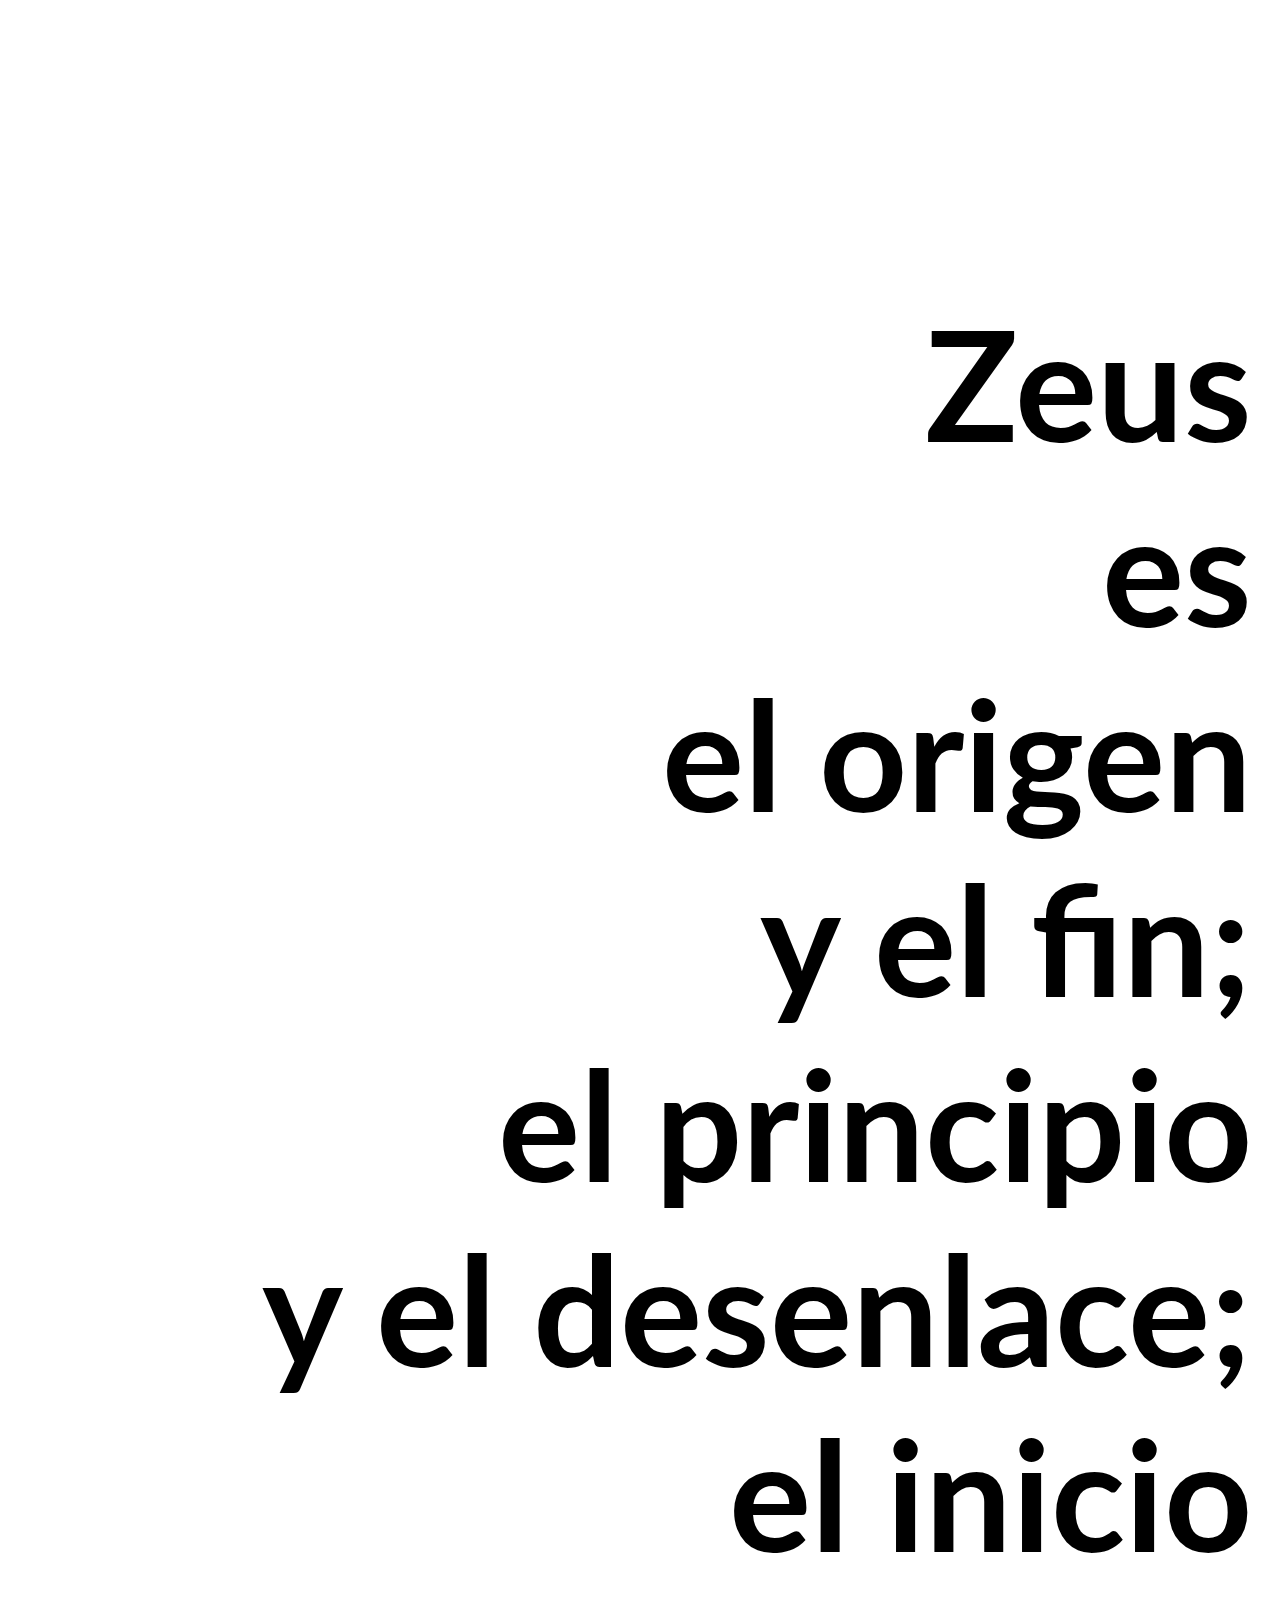
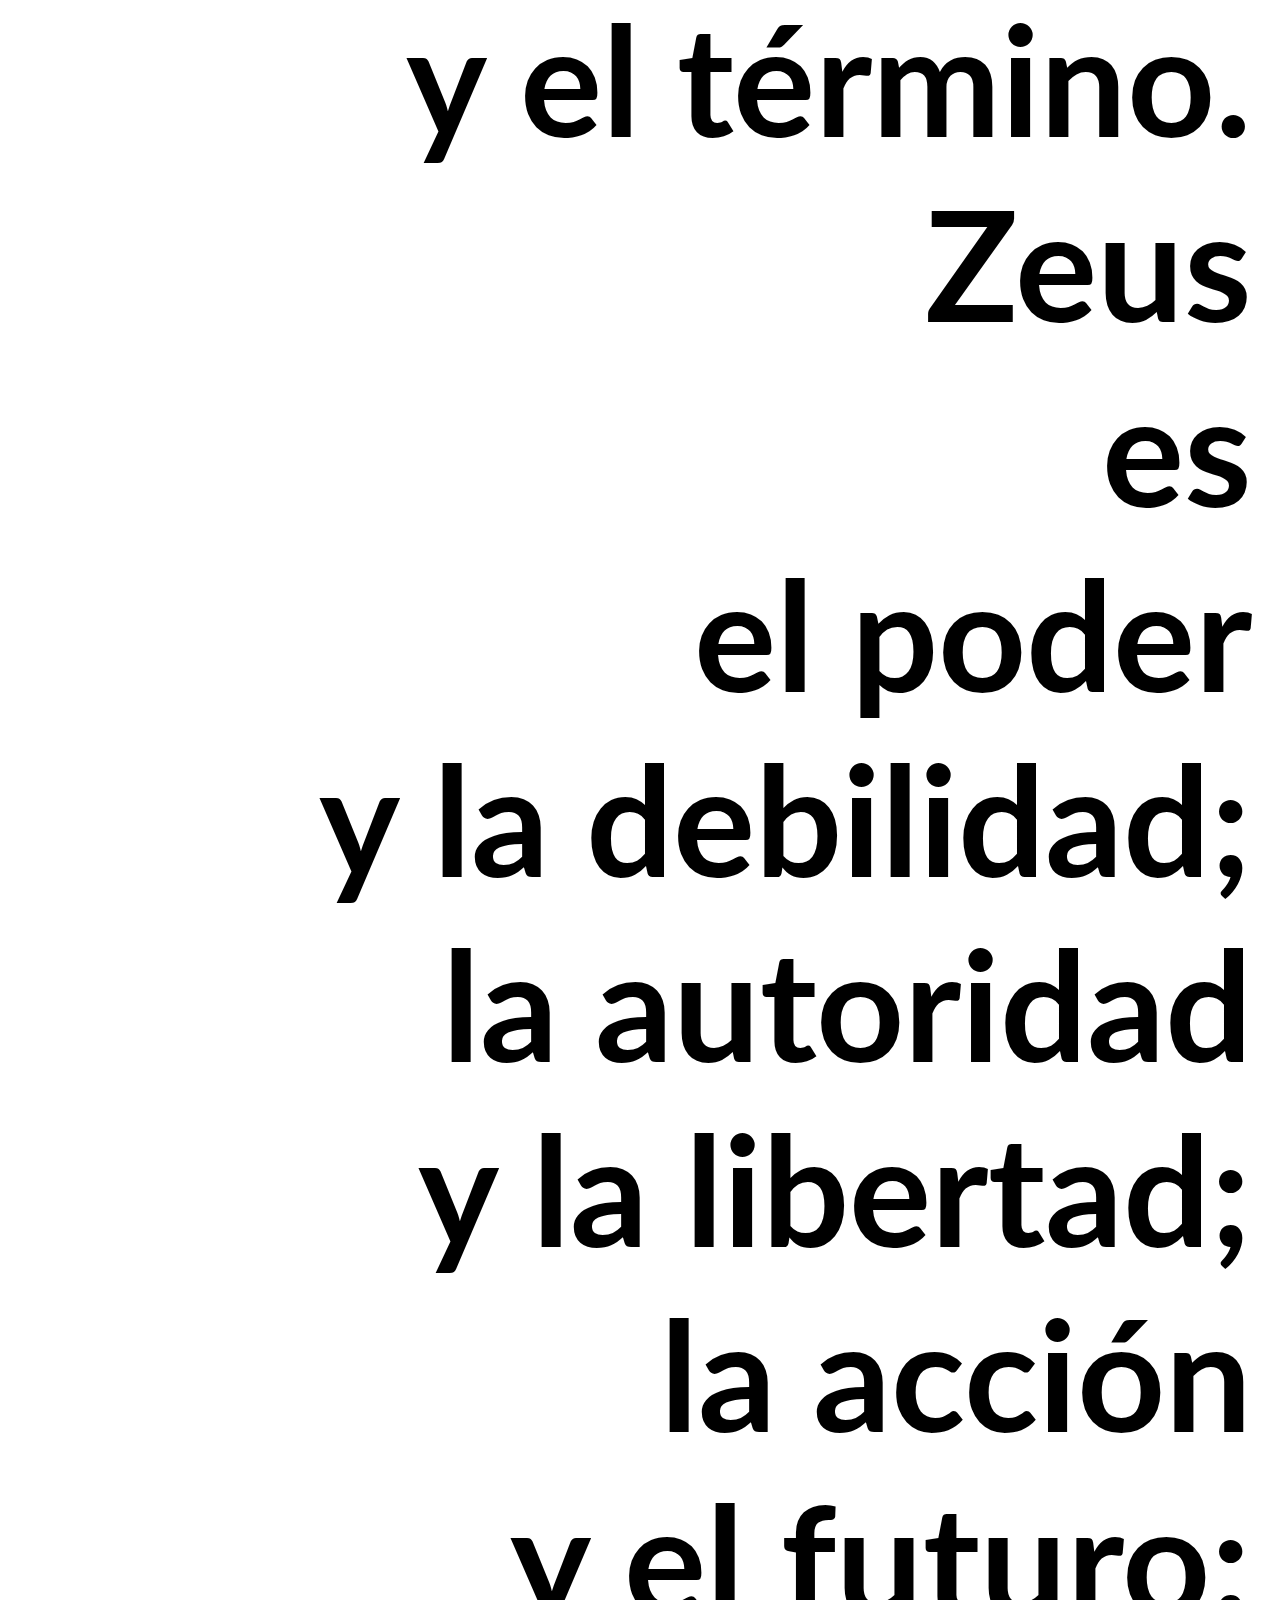
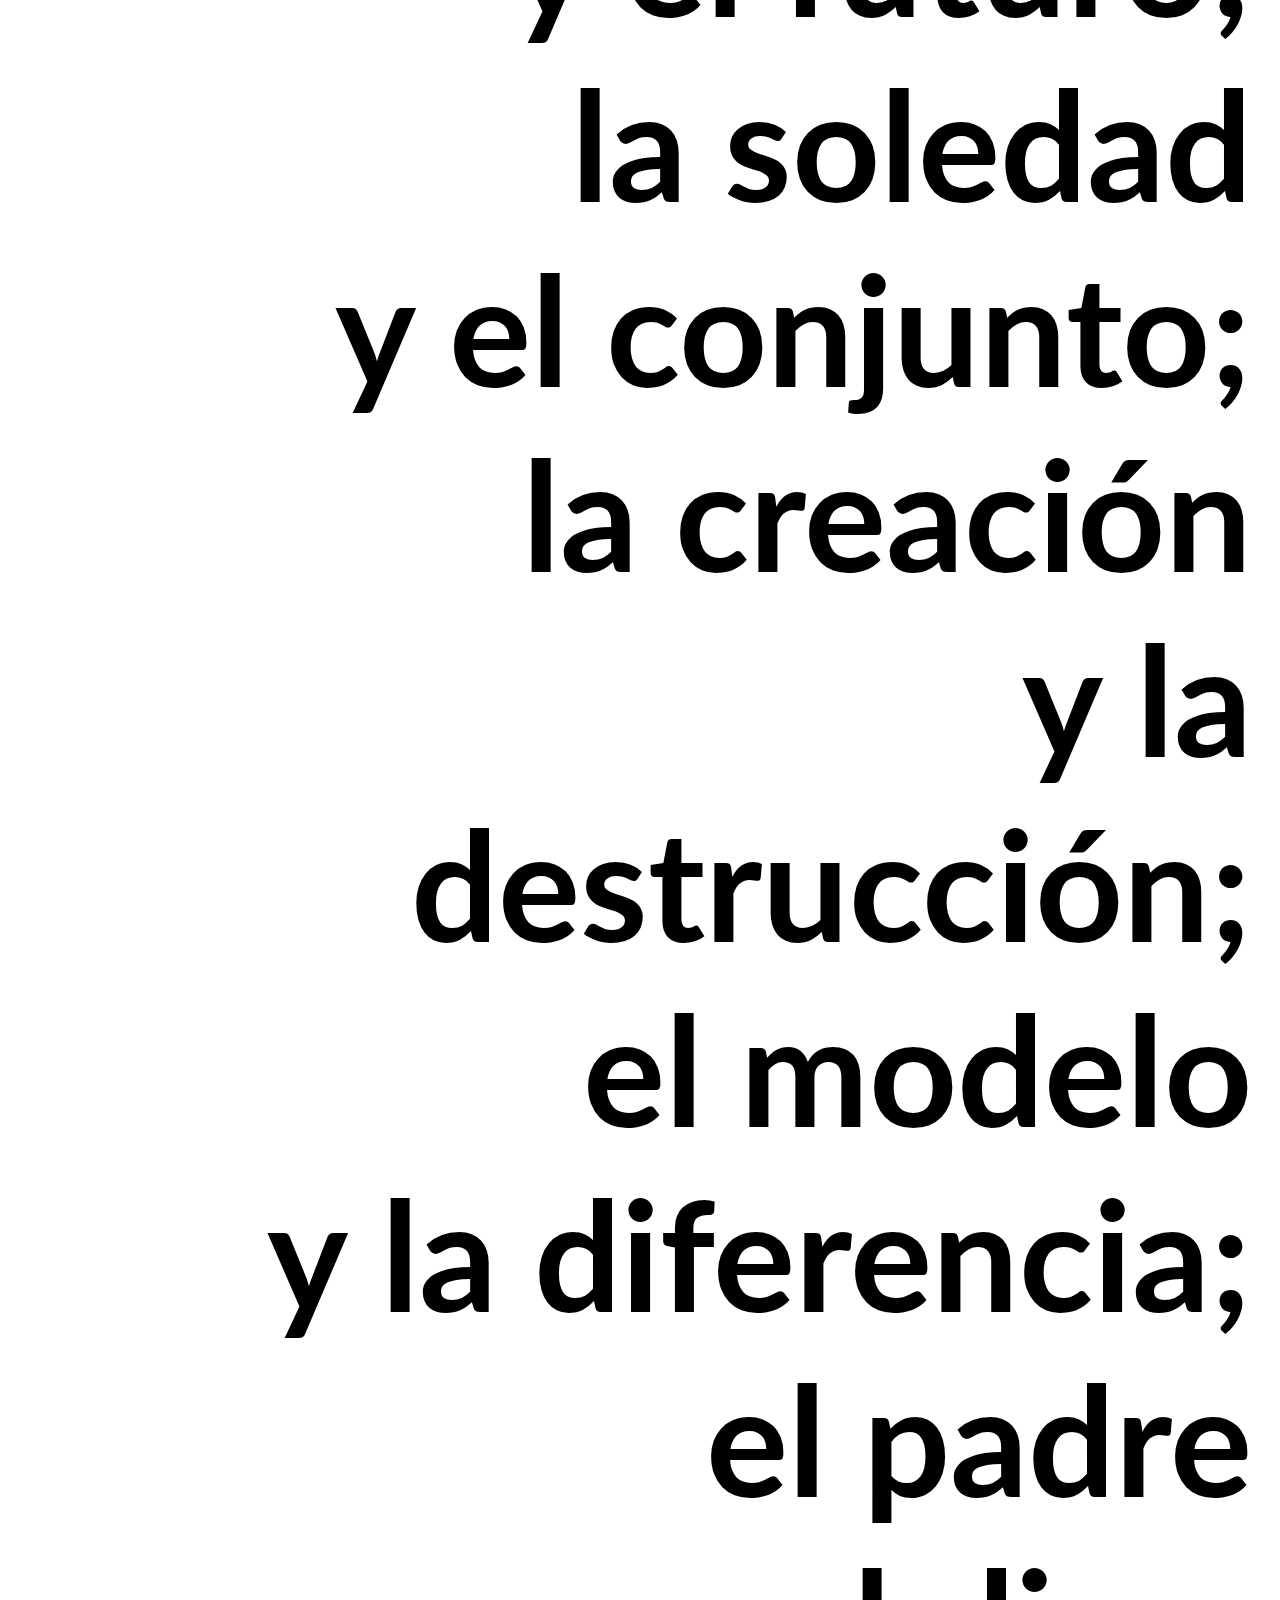
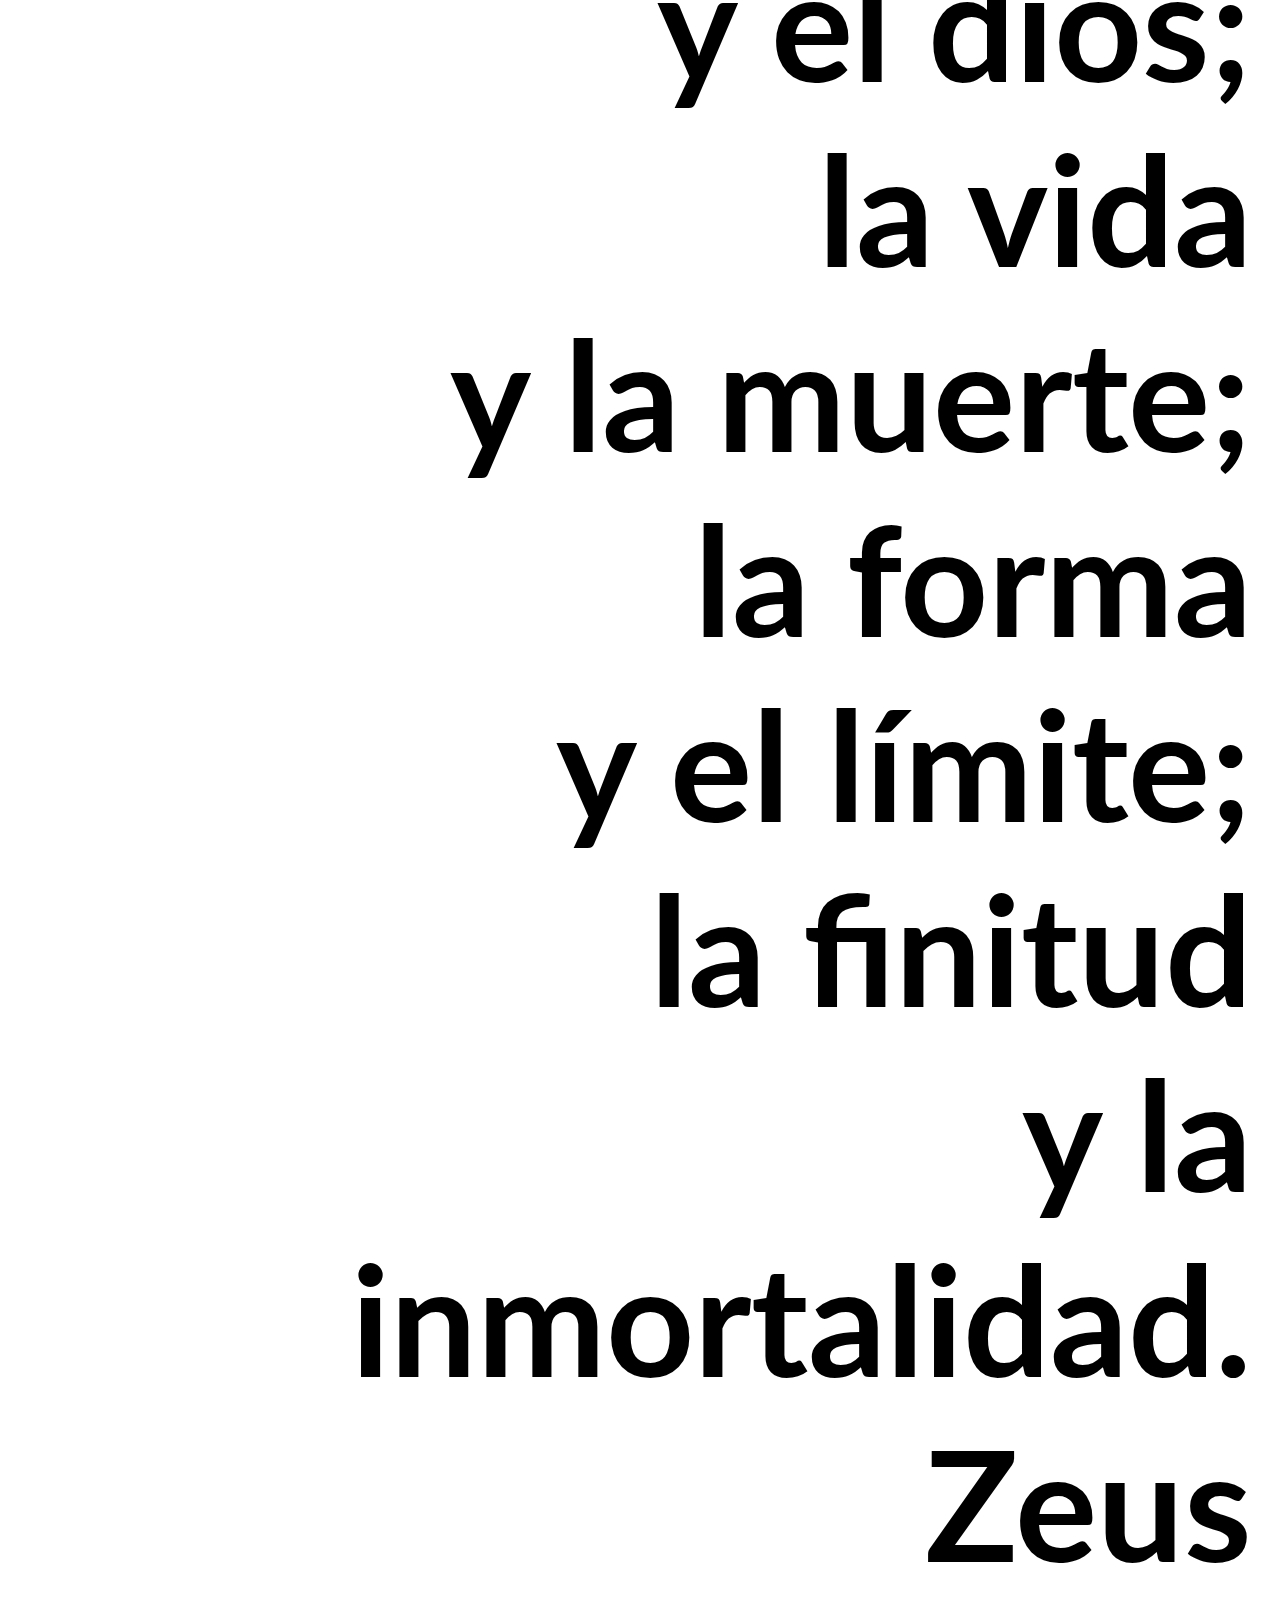
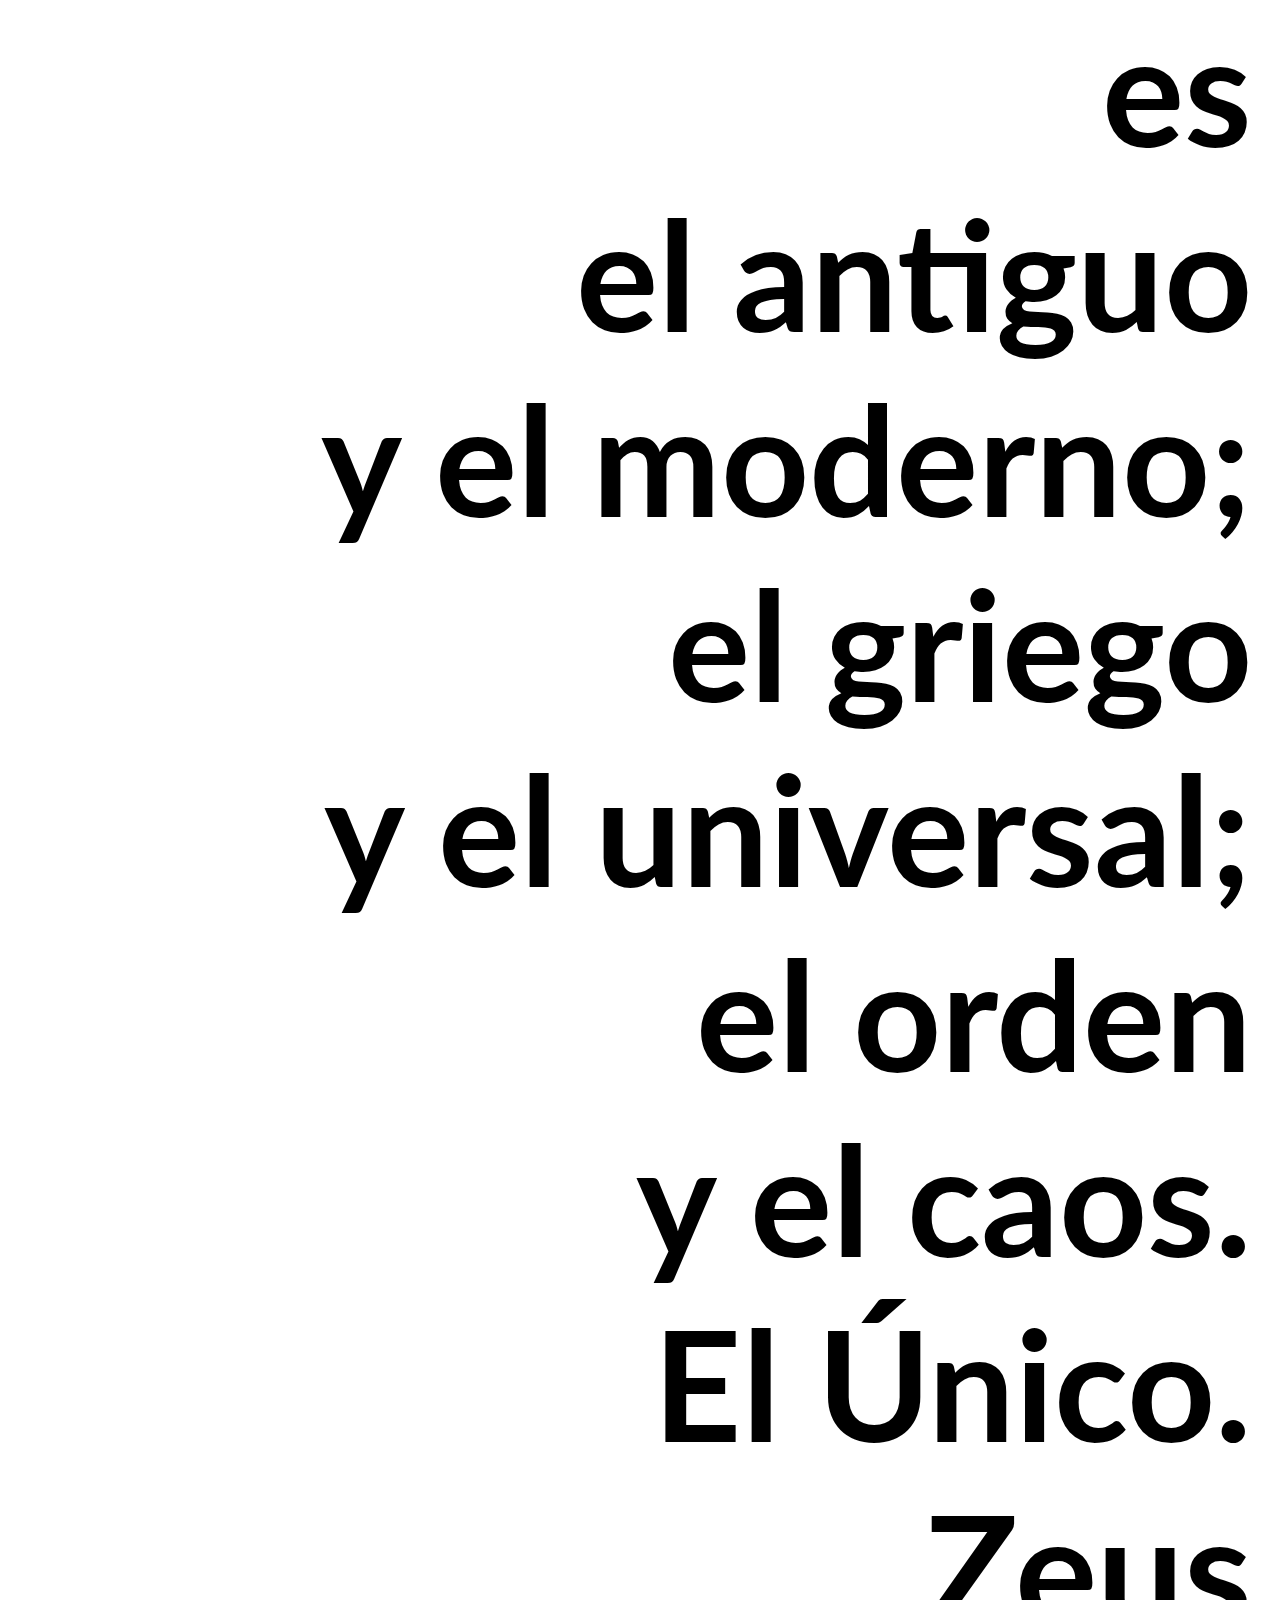
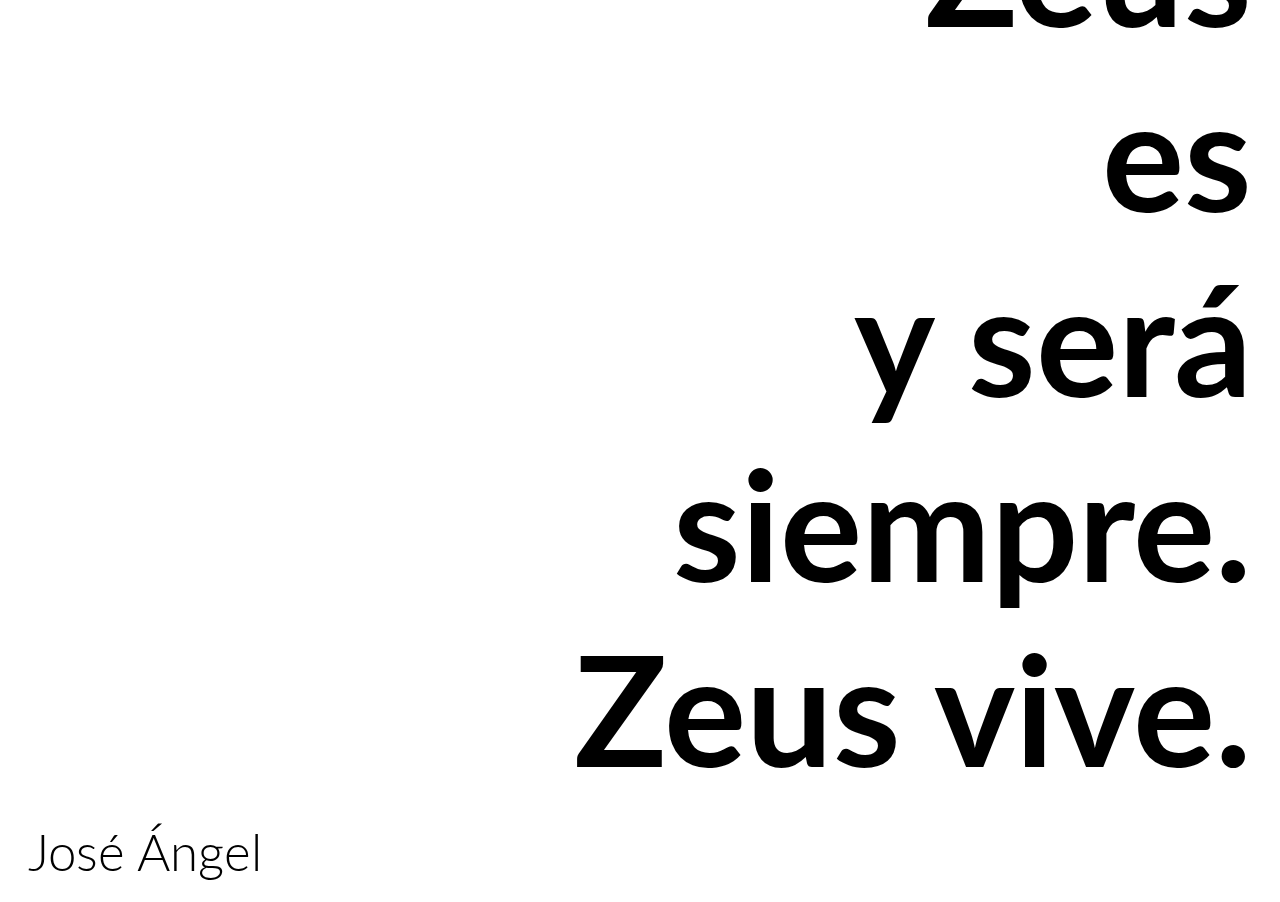
<file: index.html>
<!DOCTYPE html>
<html lang="es">
<head>
  
  <meta charset="UTF-8">
  <meta name="viewport" content="width=device-width, initial-scale=1.0">
  <title>Zeus</title>
  <link href="https://fonts.googleapis.com/css?family=Lato" rel="stylesheet">
  <link rel="stylesheet" href="style.css">
  
</head>

<body>

  <div class='main'>
    <p>Zeus</p>
    <p>es</p>
    <p>el origen</p>
    <p>y el fin;</p>
    <p>el principio</p>
    <p>y el desenlace;</p>
    <p>el inicio</p>
    <p>y el término.</p>
    <p>Zeus</p>
    <p>es</p>
    <p>el poder</p>
    <p>y la debilidad;</p>
    <p>la autoridad</p>
    <p>y la libertad;</p>
    <p>la acción</p>
    <p>y el futuro;</p>
    <p>la soledad</p>
    <p>y el conjunto;</p>
    <p>la creación</p>
    <p>y la destrucción;</p>
    <p>el modelo</p>
    <p>y la diferencia;</p>
    <p>el padre</p>
    <p>y el dios;</p>
    <p>la vida</p>
    <p>y la muerte;</p>
    <p>la forma</p>
    <p>y el límite;</p>
    <p>la finitud</p>
    <p>y la inmortalidad.</p>
    <p>Zeus</p>
    <p>es</p>
    <p>el antiguo</p>
    <p>y el moderno;</p>
    <p>el griego</p>
    <p>y el universal;</p>
    <p>el orden</p>
    <p>y el caos.</p>
    <p>El Único.</p>
    <p>Zeus</p>
    <p>es</p>
    <p>y será</p>
    <p>siempre.</p>
    <p>Zeus vive.</p>
  </div>

  
  <div>
    <a class='JA' href="https://joseangel-mad.github.io/joseangel/">José Ángel</a>
  </div>  
  
</body>
</html>
</file>
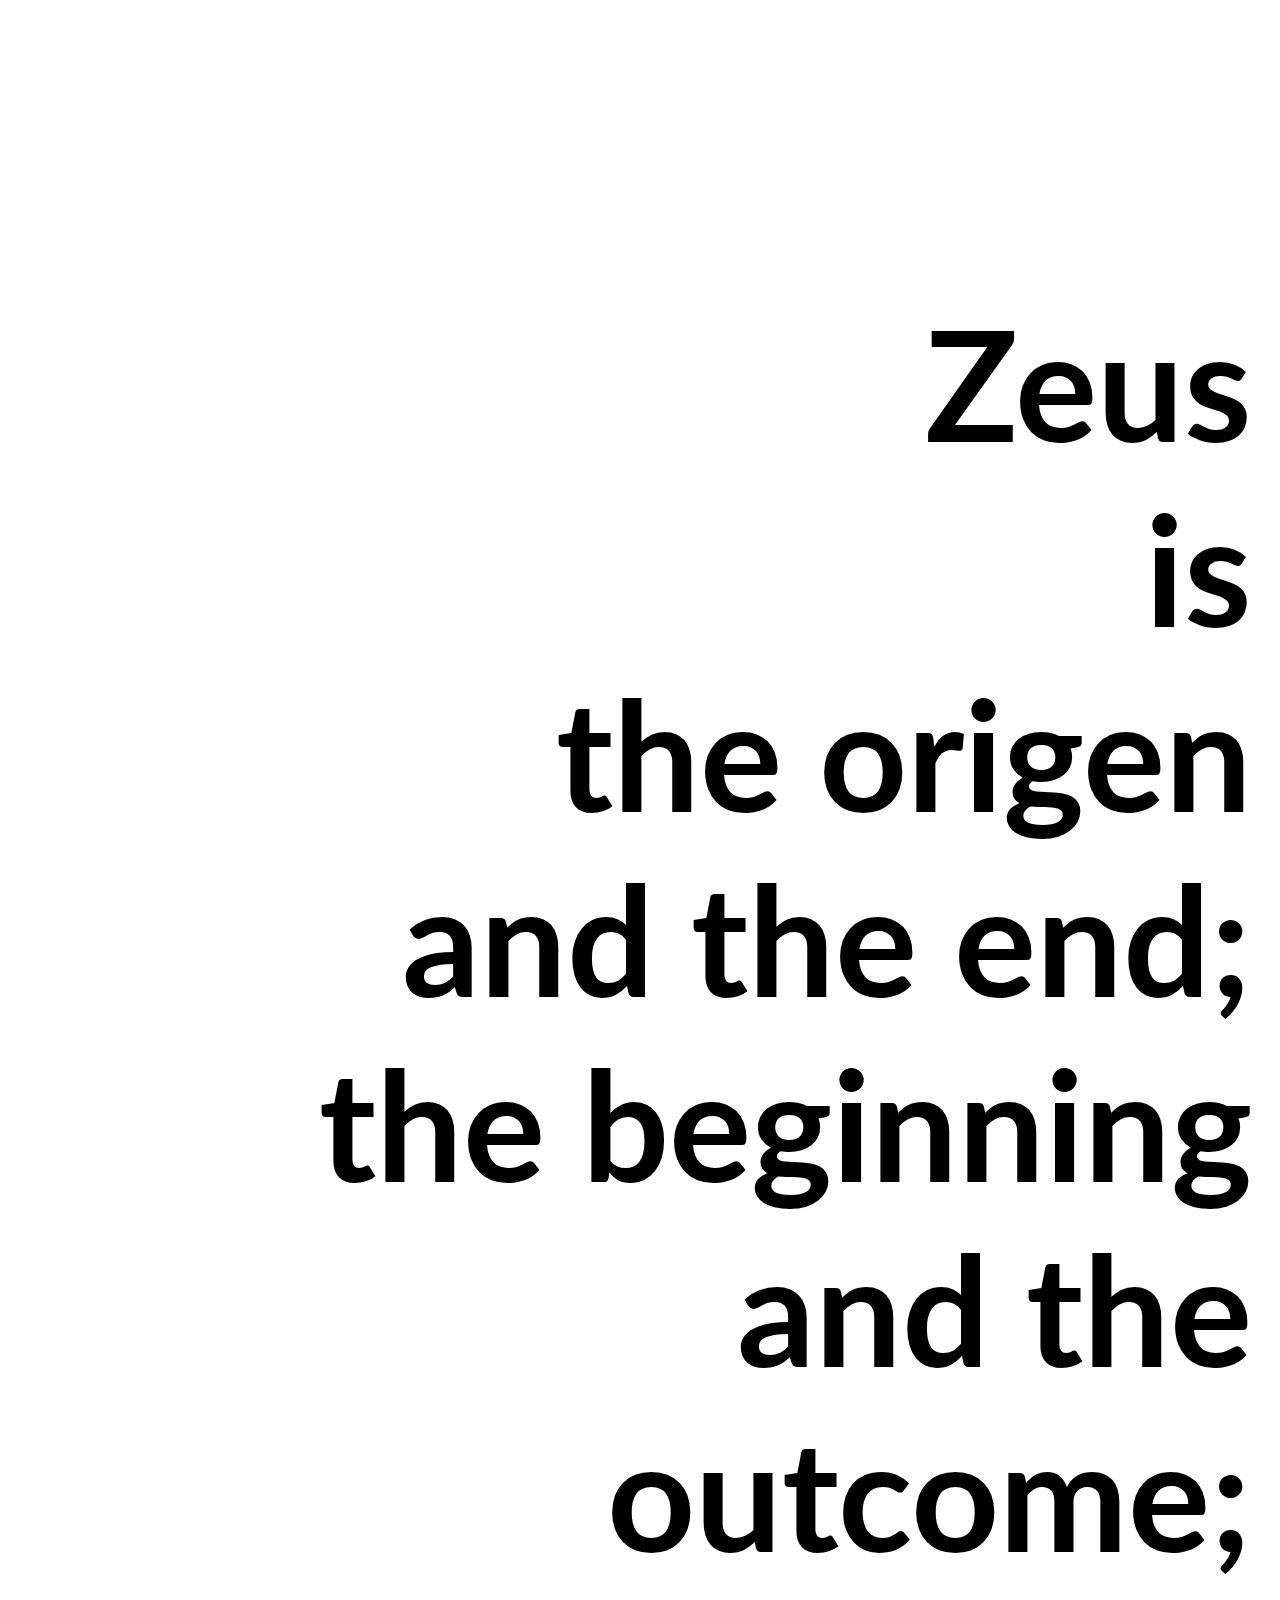
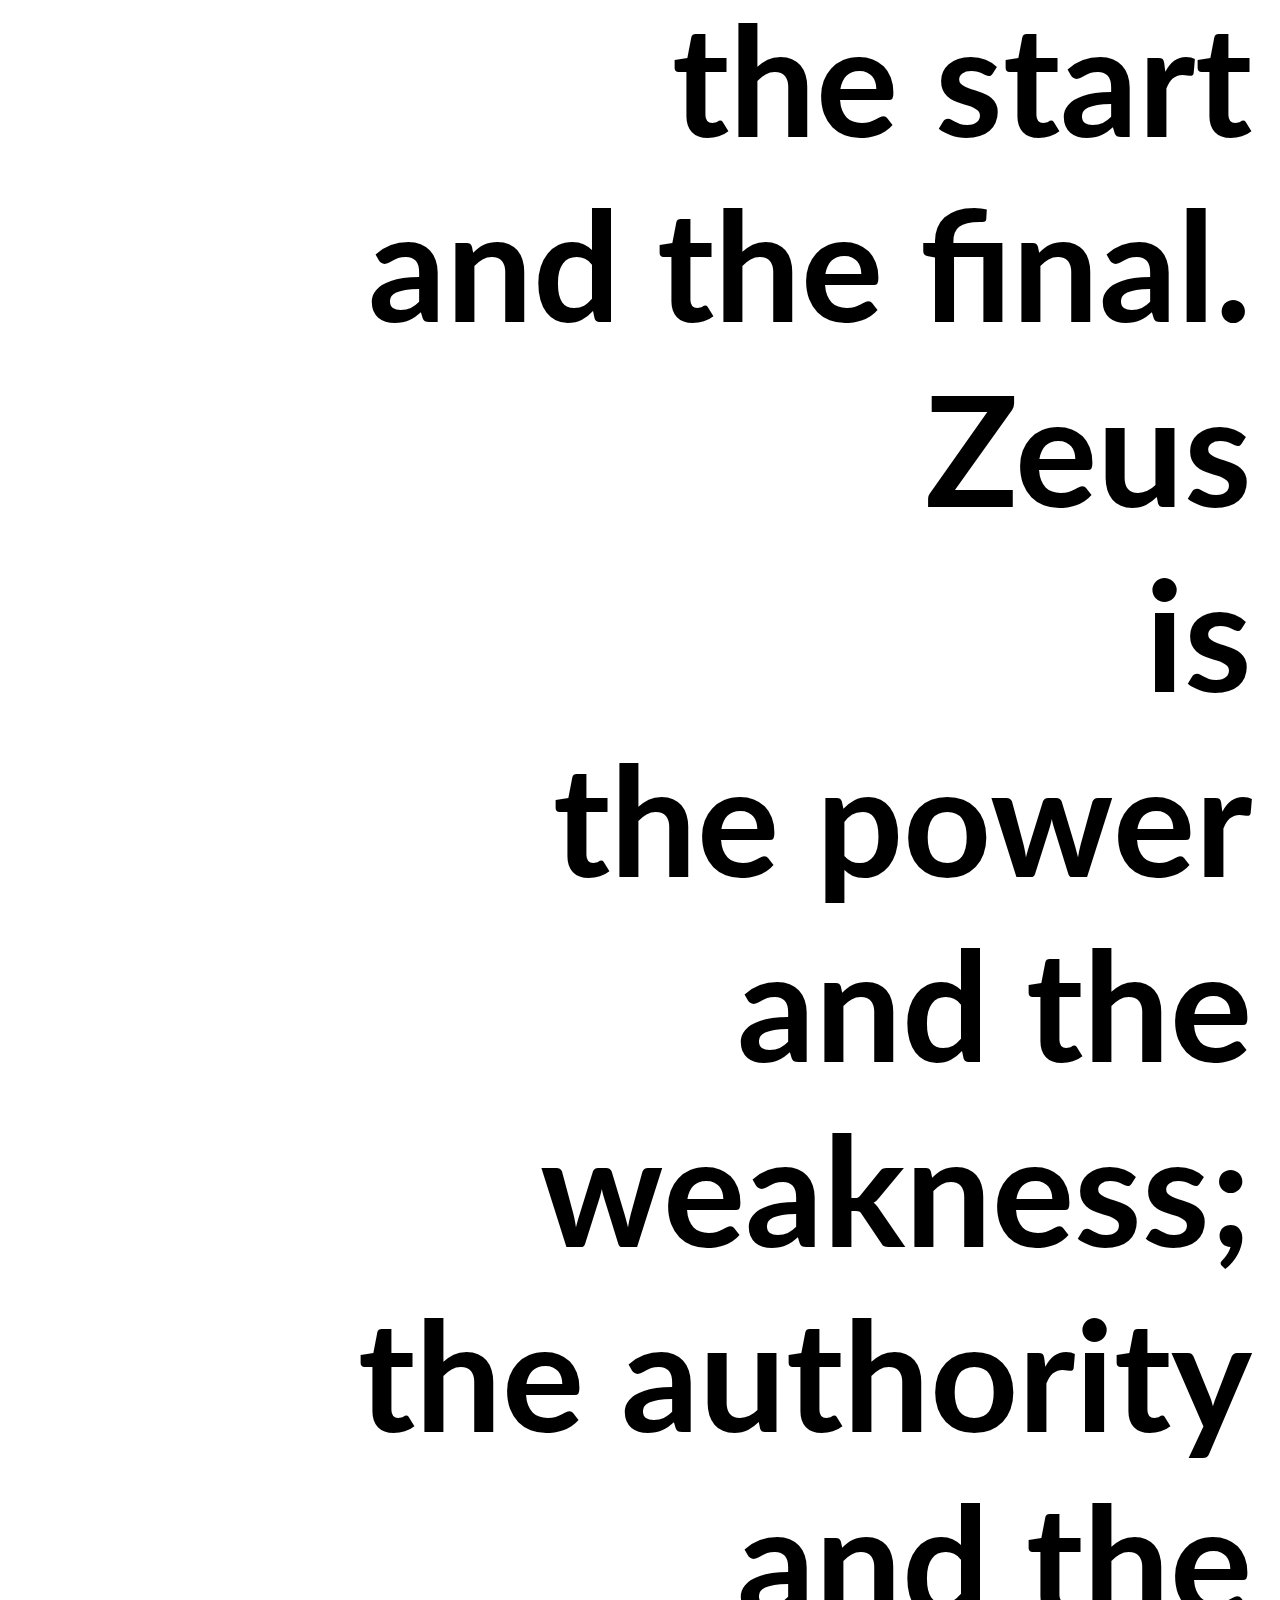
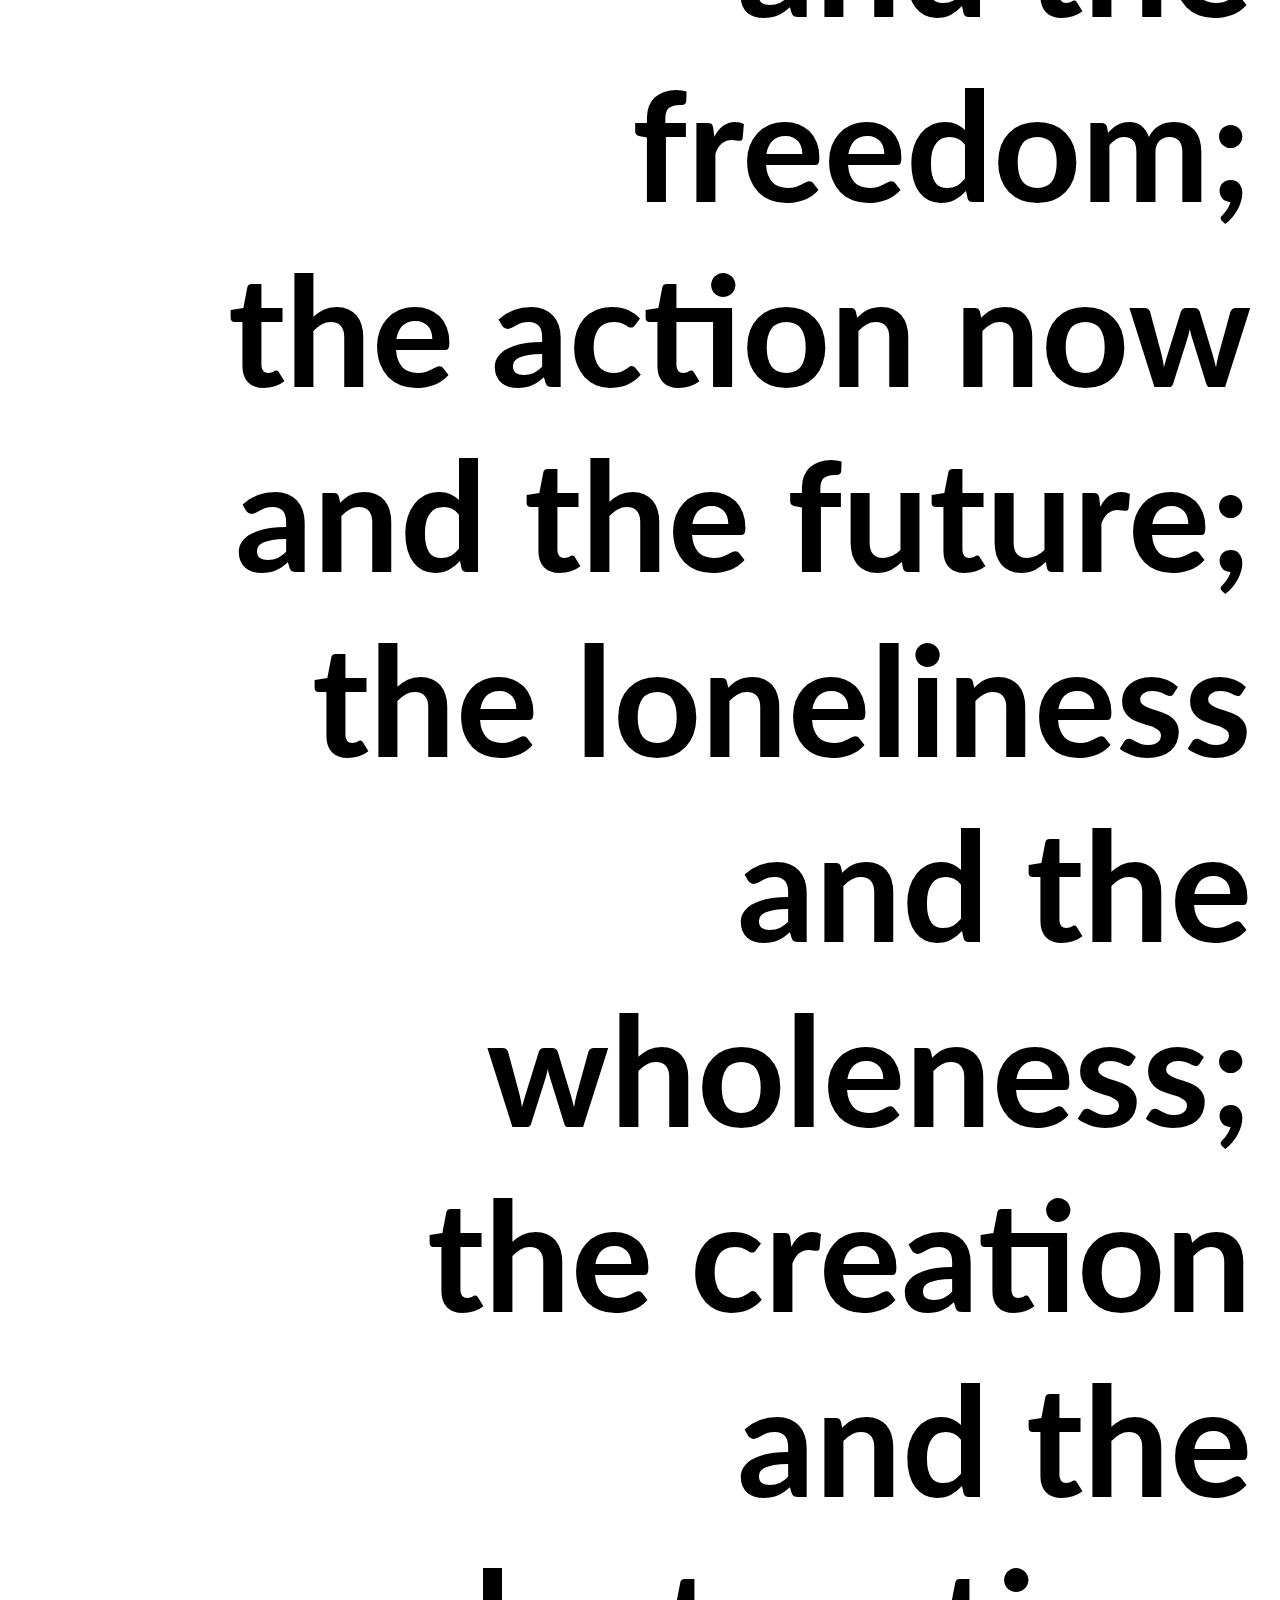
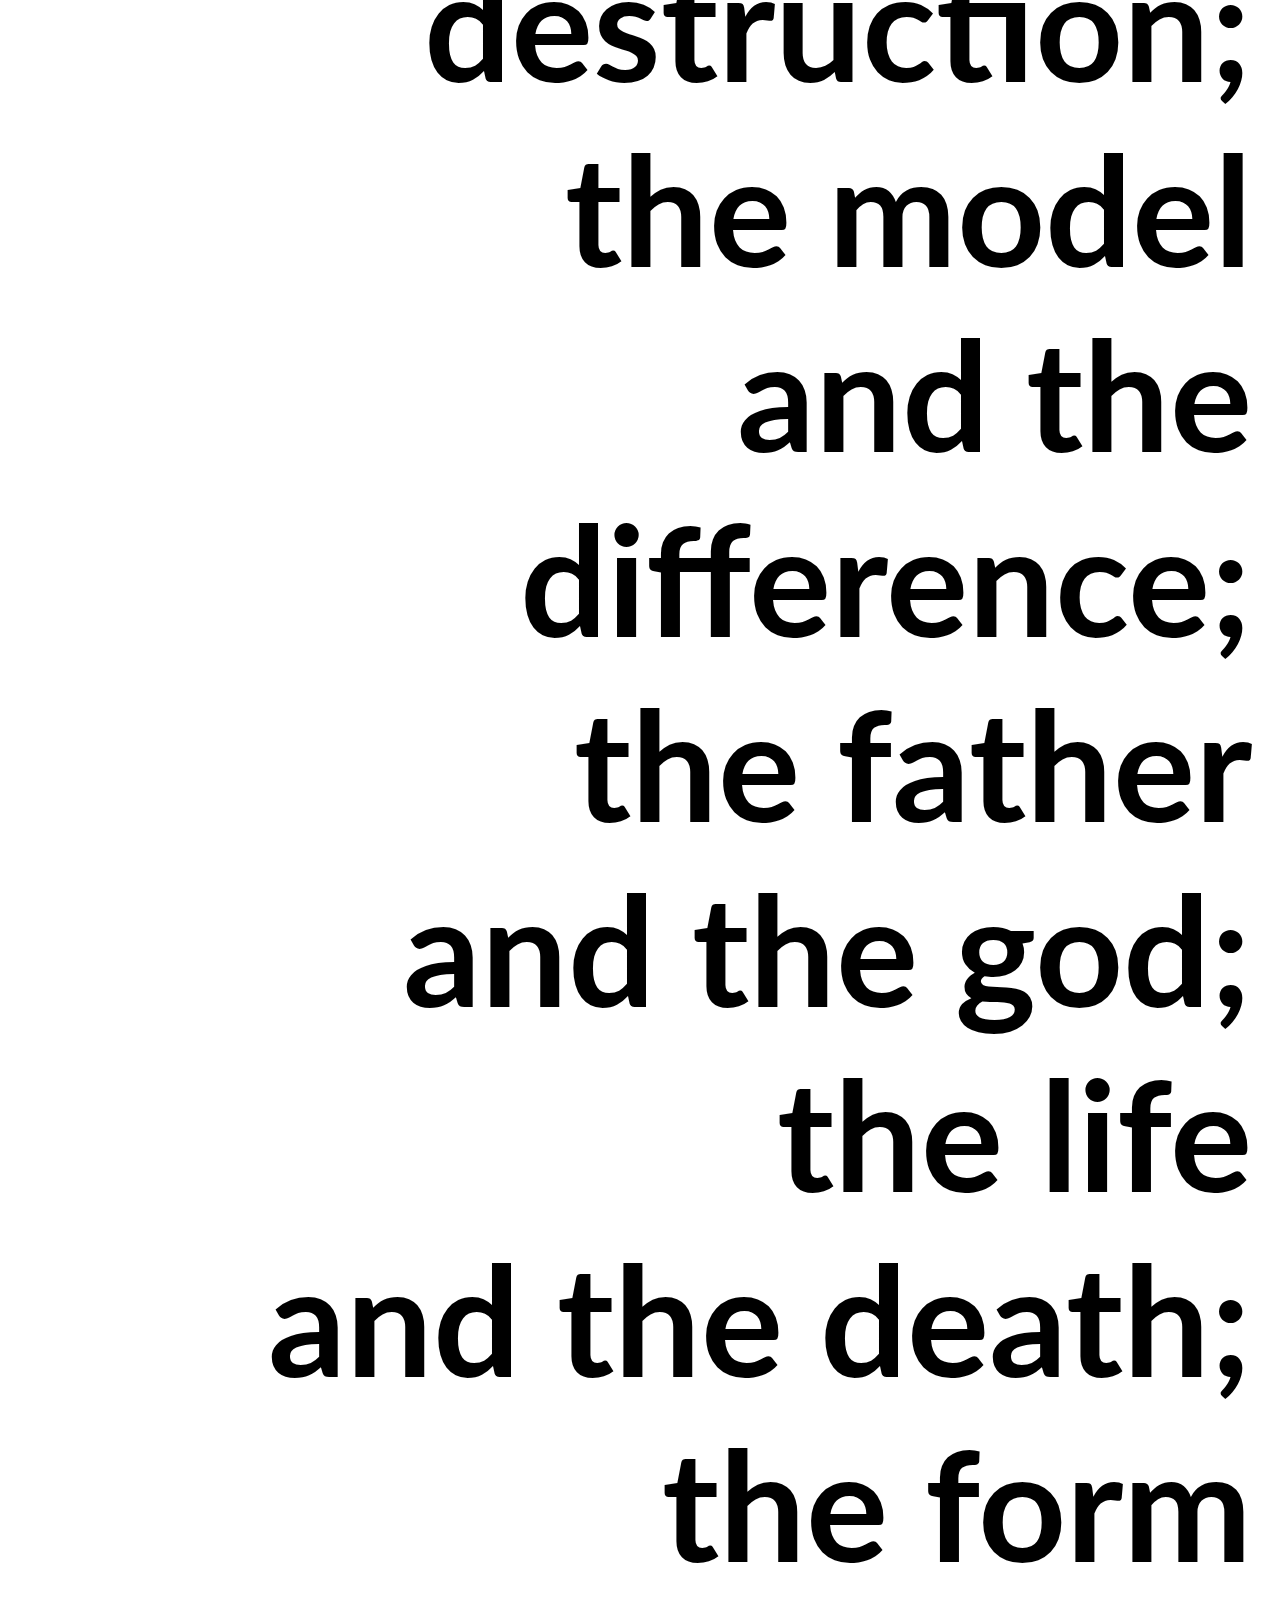
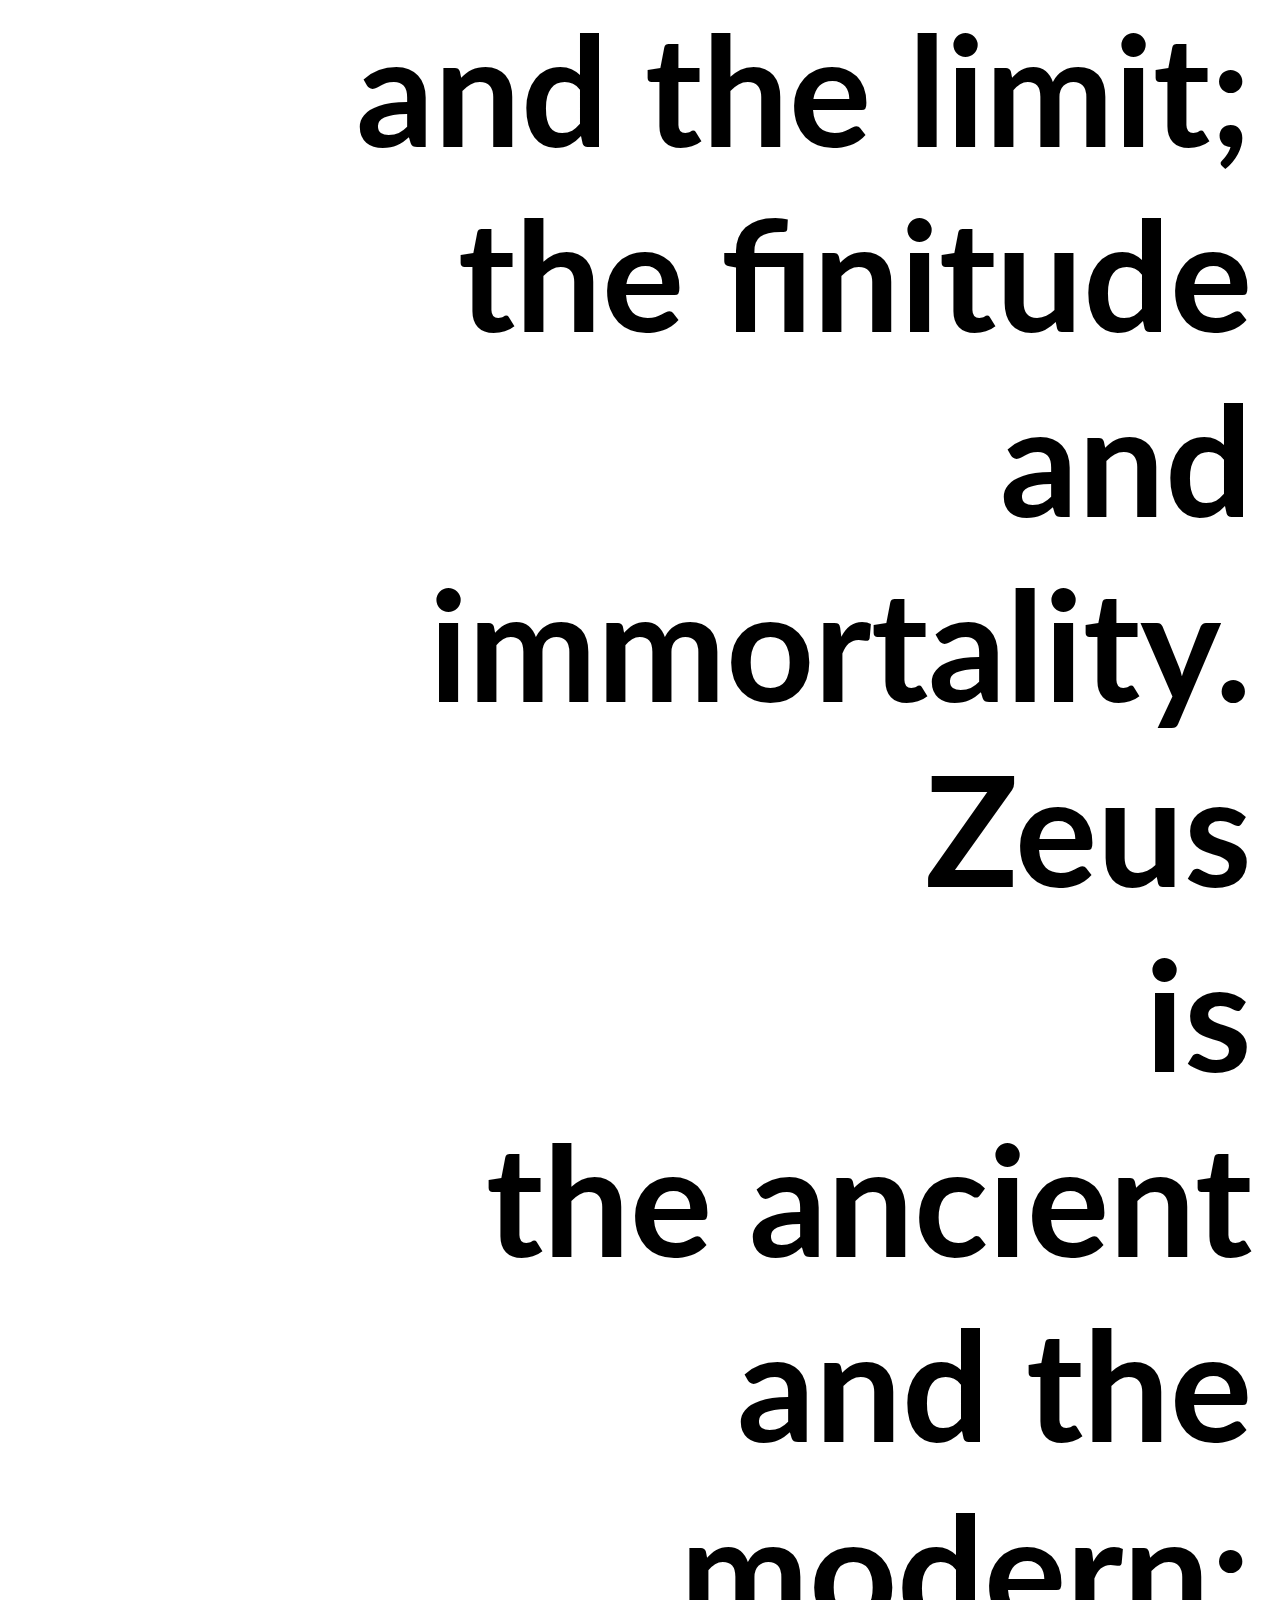
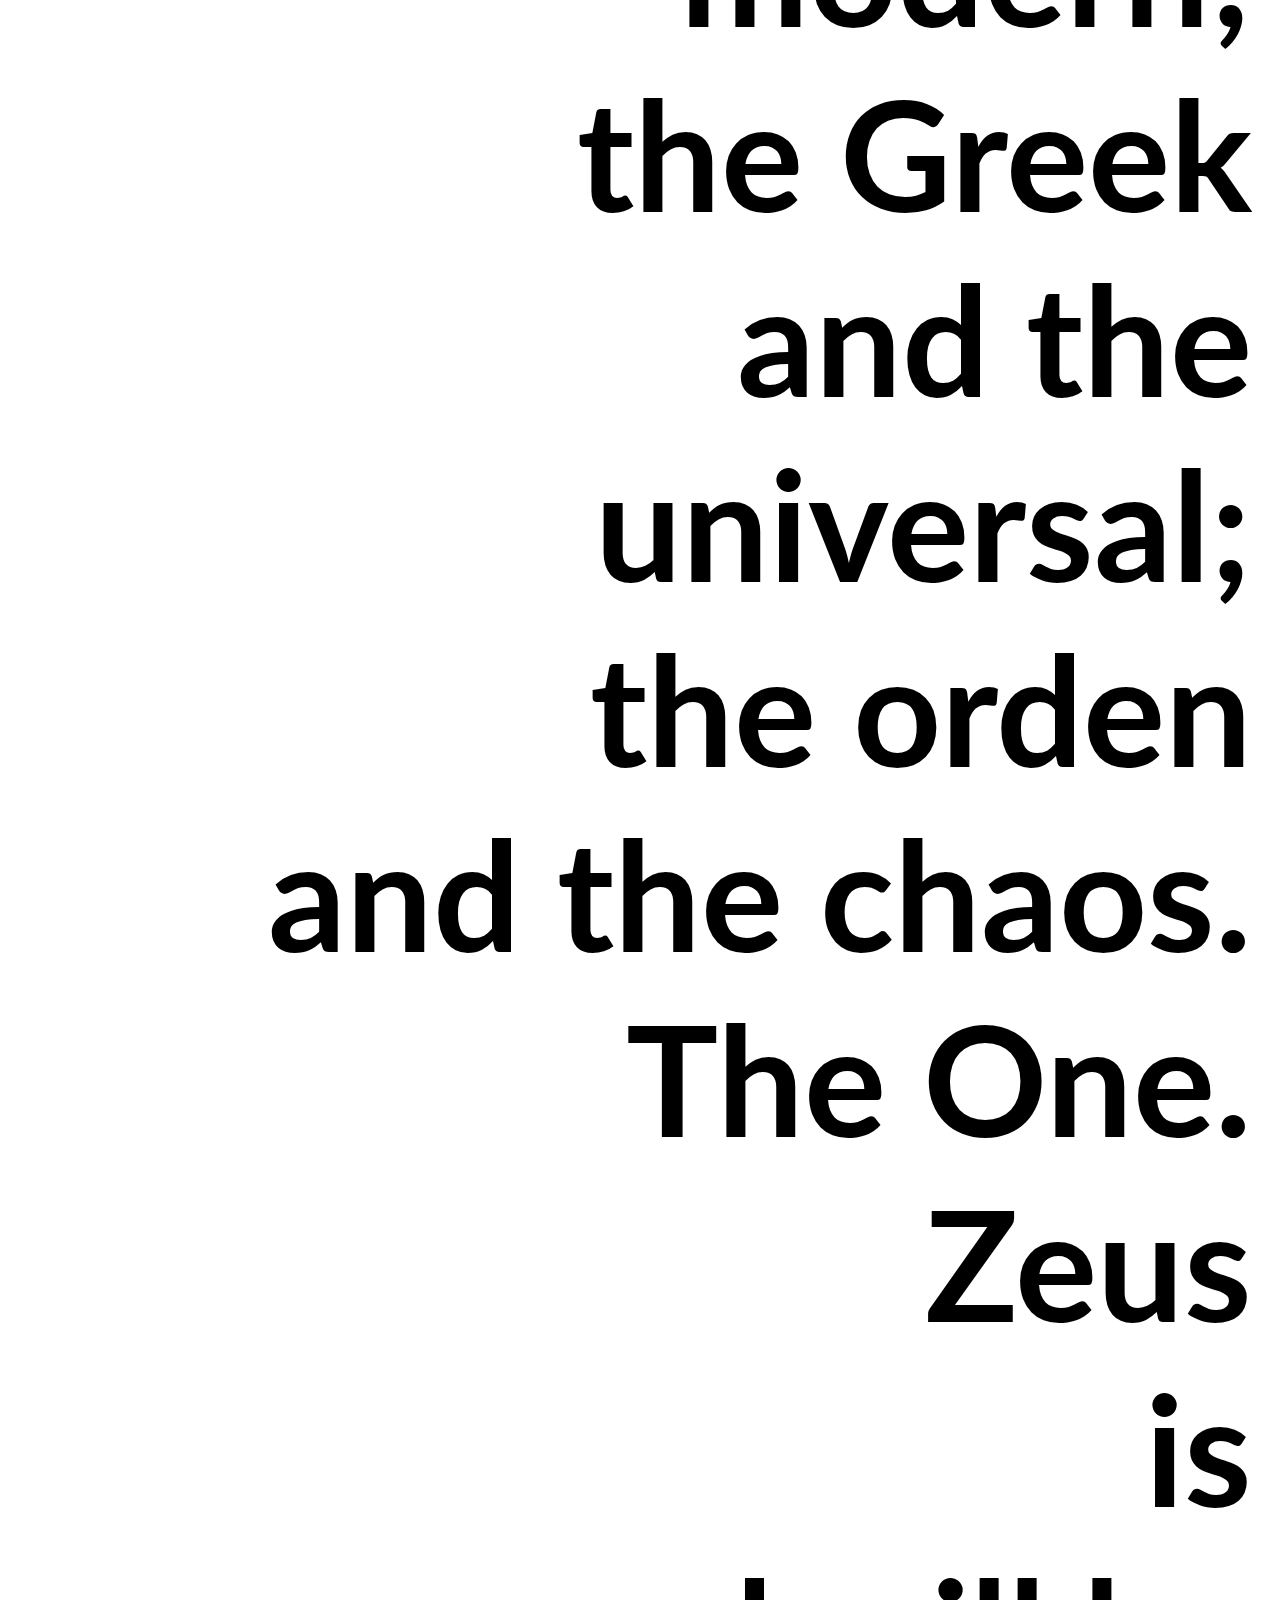
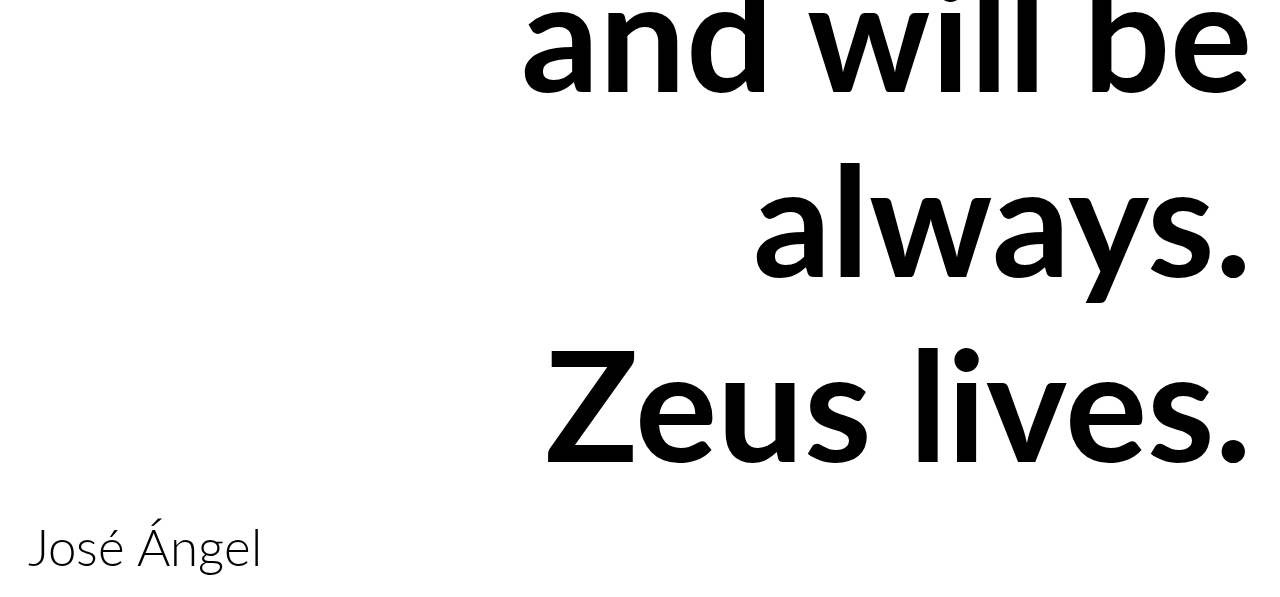
<file: index-en.html>
<!DOCTYPE html>
<html lang="en">
<head>
  
  <meta charset="UTF-8">
  <meta name="viewport" content="width=device-width, initial-scale=1.0">
  <title>Zeus</title>
  <link href="https://fonts.googleapis.com/css?family=Lato" rel="stylesheet">
  <link rel="stylesheet" href="style.css">
  
</head>

<body>

  <div class='main'>
    <p>Zeus</p>
    <p>is</p>
    <p>the origen</p>
    <p>and the end;</p>
    <p>the beginning</p>
    <p>and the outcome;</p>
    <p>the start</p>
    <p>and the final.</p>
    <p>Zeus</p>
    <p>is</p>
    <p>the power</p>
    <p>and the weakness;</p>
    <p>the authority</p>
    <p>and the freedom;</p>
    <p>the action now</p>
    <p>and the future;</p>
    <p>the loneliness</p>
    <p>and the wholeness;</p>
    <p>the creation</p>
    <p>and the destruction;</p>
    <p>the model</p>
    <p>and the difference;</p>
    <p>the father</p>
    <p>and the god;</p>
    <p>the life</p>
    <p>and the death;</p>
    <p>the form</p>
    <p>and the limit;</p>
    <p>the finitude</p>
    <p>and immortality.</p>
    <p>Zeus</p>
    <p>is</p>
    <p>the ancient</p>
    <p>and the modern;</p>
    <p>the Greek</p>
    <p>and the universal;</p>
    <p>the orden</p>
    <p>and the chaos.</p>
    <p>The One.</p>
    <p>Zeus</p>
    <p>is</p>
    <p>and will be</p>
    <p>always.</p>
    <p>Zeus lives.</p>
  </div>

  
  <div>
    <a class='JA' href="https://joseangel-mad.github.io/joseangel/index-en">José Ángel</a>
  </div>  
  
</body>
</html>
</file>
<file: style.css>
html{
    font-family: 'Lato';
    box-sizing: border-box; }
    
  *, *:before, *:after { box-sizing: inherit;}
    
  p{
    font-size: 12vw;
    margin: 0;
    text-align: right;
    font-weight: bold;  
  }
  
  .main{
    margin-top: 30vh;
    margin-left:10%;
    padding: 20px;
  }
  
  a{
    text-decoration: none;
    color: black;
  }
  a:hover{
    border-bottom: 5px solid red;
  }
  
  .JA {
    text-align: left;
    font-size: 4vw;
    font-weight: 300;
    margin-top: 10px;
    padding: 20px;
  }
</file>
